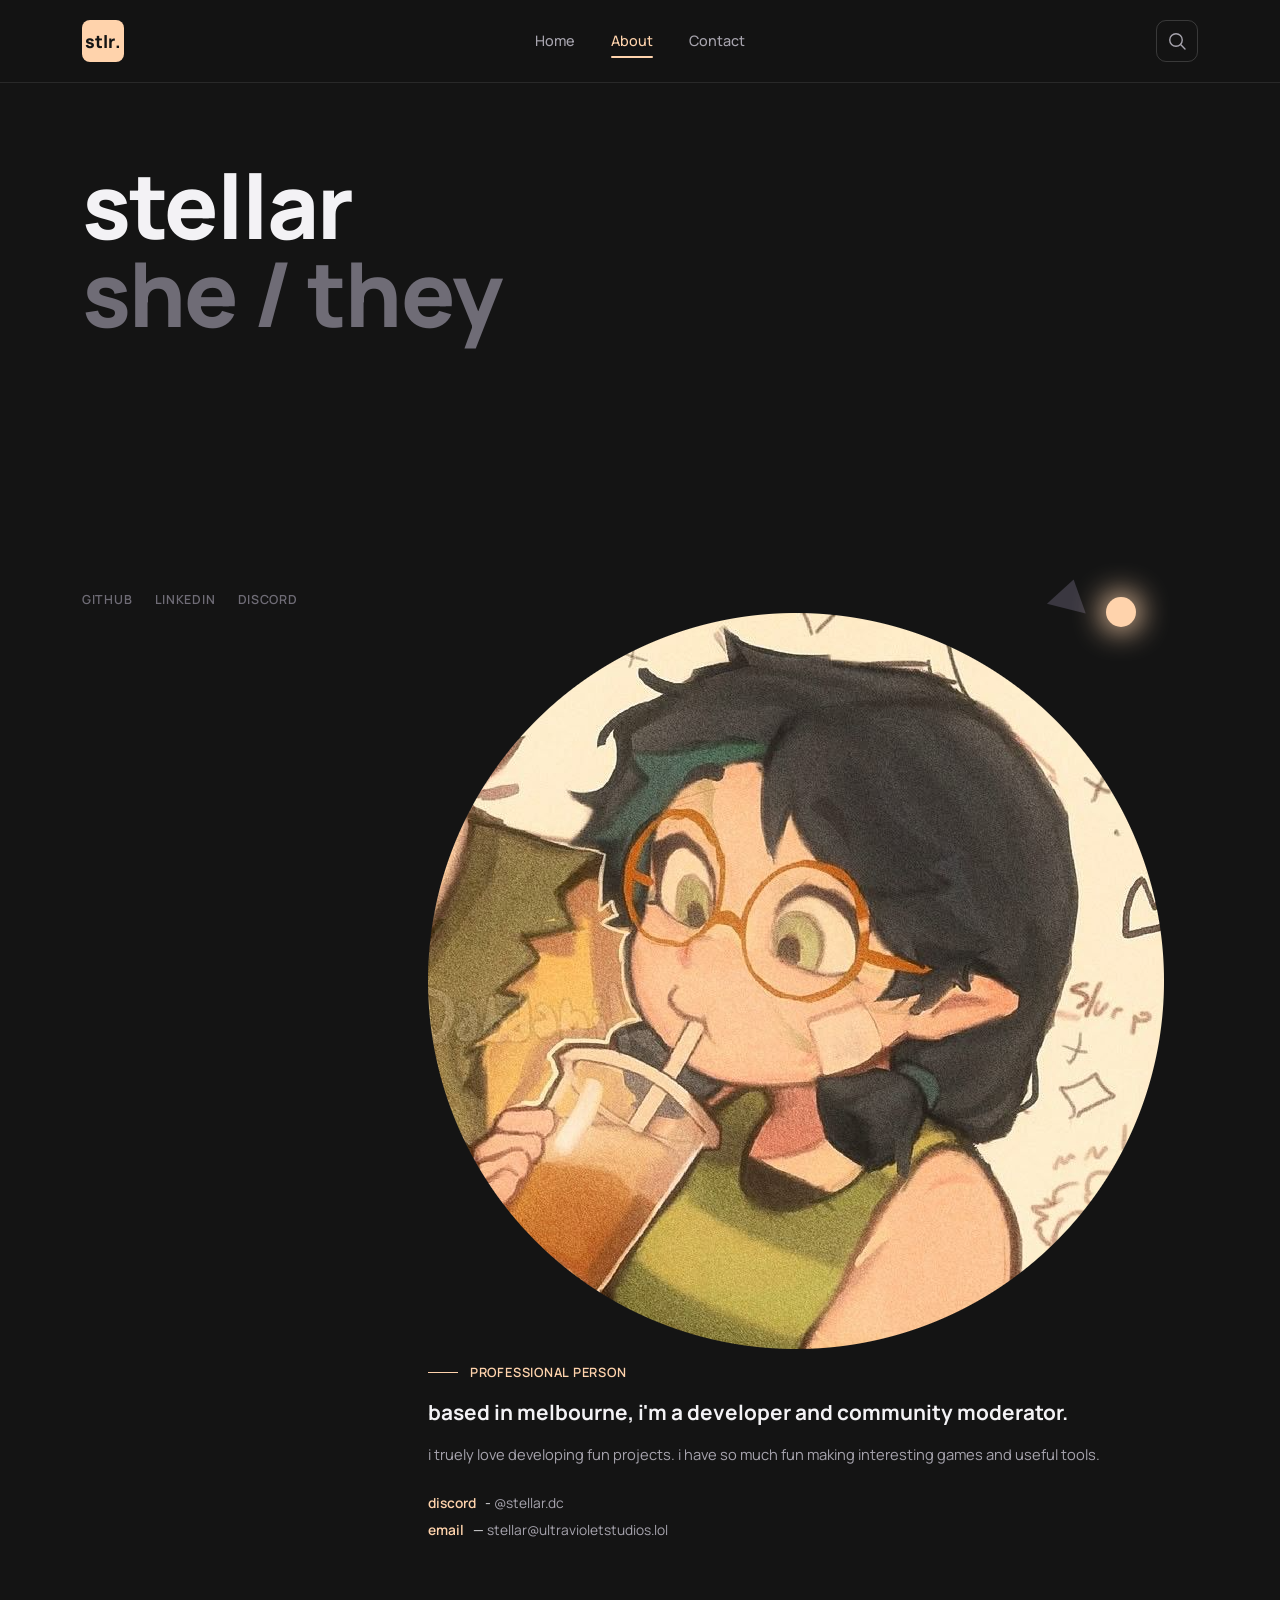
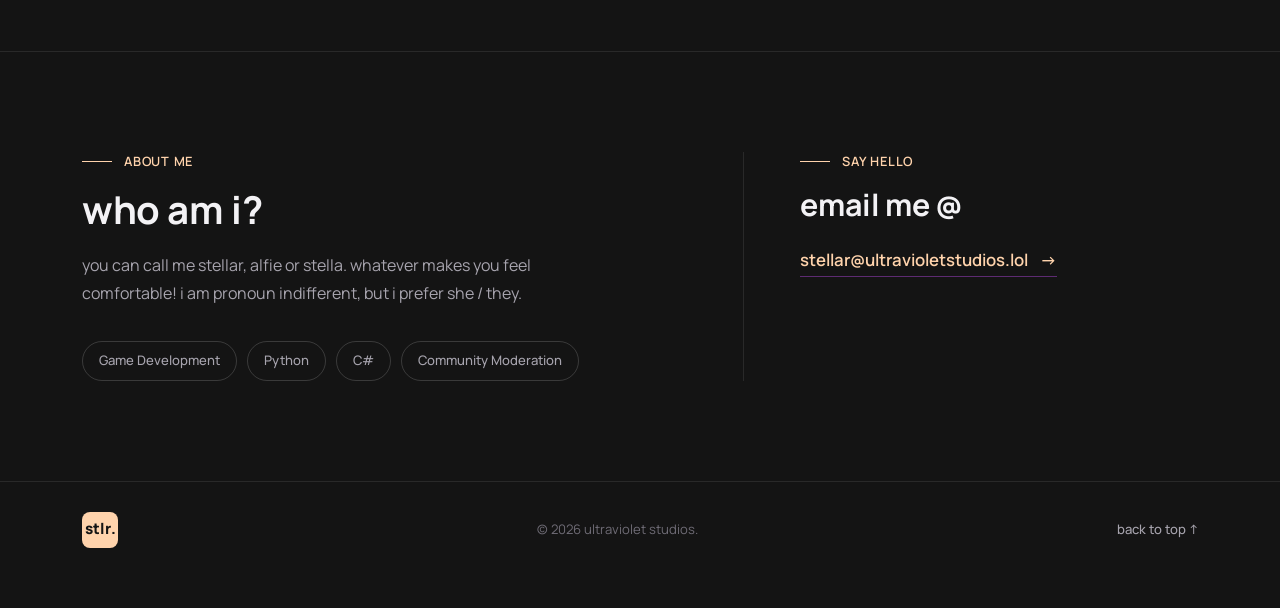
<file: index.html>
<!DOCTYPE html>
<html lang="en">
<head>
<meta charset="UTF-8">
<meta name="viewport" content="width=device-width, initial-scale=1.0">
<title>stellar</title>
<meta name="description" content="portfolio of stellar — game development, python, c#, and community moderation.">

<link rel="preconnect" href="https://fonts.googleapis.com">
<link rel="preconnect" href="https://fonts.gstatic.com" crossorigin>
<link href="https://fonts.googleapis.com/css2?family=Manrope:wght@400;500;600;700;800&display=swap" rel="stylesheet">

<link rel="stylesheet" href="styles.css">
</head>
<body>

<!-- ============ NAV ============ -->
<header class="site-header">
  <div class="wrap header-inner">
    <a href="#top" class="logo">stlr<span class="logo-dot">.</span></a>

    <nav class="main-nav" id="mainNav">
      <a href="#top" class="nav-link is-active">Home</a>
      <a href="#about" class="nav-link">About</a>
      <a href="#contact" class="nav-link">Contact</a>
    </nav>

    <div class="header-actions">
      <button class="icon-btn" aria-label="Search">
        <svg width="18" height="18" viewBox="0 0 18 18" fill="none"><circle cx="8" cy="8" r="6.25" stroke="currentColor" stroke-width="1.4"/><line x1="12.6" y1="12.6" x2="17" y2="17" stroke="currentColor" stroke-width="1.4" stroke-linecap="round"/></svg>
      </button>
      <button class="icon-btn icon-btn-accent" id="menuToggle" aria-label="Toggle menu" aria-expanded="false">
        <span class="menu-bars"><span></span><span></span></span>
      </button>
    </div>
  </div>
</header>

<main id="top">

  <!-- ============ HERO ============ -->
  <section class="hero">
    <div class="wrap hero-inner">

      <div class="hero-copy" data-reveal>
        <h1 class="hero-title">
          <span class="hero-title-line">stellar</span>
          <span class="hero-title-line">she / they</span>
        </h1>

        <div class="social-row">
          <a href="https://github.com/steiiaa">github</a>
          <a href="https://linkedin.com/in/alfiewmelb">linkedin</a>
          <a href="https://discord.com/users/1452614031910244471/">discord</a>
        </div>
      </div>

      <div class="hero-visual">
        <div class="hero-shapes" aria-hidden="true">
          <span class="shape shape-tri"></span>
          <span class="shape shape-dot"></span>
        </div>

        <div class="photo-frame" data-reveal>
  <img src="assets/willowcircle.png" alt="willow park :3">
</div>
        
      <div class="hero-info" data-reveal>
        <p class="eyebrow"><span class="eyebrow-rule"></span>professional person</p>
        <h2 class="hero-info-title">
          based in melbourne, i'm a developer and community moderator.
        </h2>
        <p class="hero-info-text">
          i truely love developing fun projects. i have so much fun making interesting games and useful tools.
        </p>
        <div class="hero-contact">
          <p><span>discord</span> - <a href="https://discord.com/users/1452614031910244471/">@stellar.dc</a></p>
          <p><span>email</span> — <a href="mailto:stellar@ultravioletstudios.lol">stellar@ultravioletstudios.lol</a></p>
        </div>
      </div>

    </div>
  </section>

  <!-- ============ ABOUT ============ -->
  <section class="section about" id="about">
    <div class="wrap about-grid">

      <div class="about-left" data-reveal>
        <p class="eyebrow"><span class="eyebrow-rule"></span>About Me</p>
        <h2 class="section-title">
          who am i?
        </h2>
        <p class="section-text">
          you can call me stellar, alfie or stella. whatever makes you feel comfortable! i am pronoun indifferent, but i prefer she / they.
        </p>

        <div class="skills-row">
          <span class="skill-tag">Game Development</span>
          <span class="skill-tag">Python</span>
          <span class="skill-tag">C#</span>
          <span class="skill-tag">Community Moderation</span>
        </div>
      </div>

      <div class="about-right" data-reveal>
        <p class="eyebrow"><span class="eyebrow-rule"></span>Say Hello</p>
        <h2 class="section-title small">email me @<br> </h2>
        <a class="big-link" href="mailto:stellar@ultravioletstudios.lol" id="contact">
          stellar@ultravioletstudios.lol
          <span class="big-link-arrow" aria-hidden="true">→</span>
        </a>
      </div>

    </div>
  </section>

</main>

<!-- ============ FOOTER ============ -->
<footer class="site-footer">
  <div class="wrap footer-inner">
    <a href="#top" class="logo logo-small">stlr<span class="logo-dot">.</span></a>
    <p class="footer-note">&copy; <span id="year"></span> ultraviolet studios.</p>
    <a href="#top" class="back-to-top">back to top ↑</a>
  </div>
</footer>

<script src="script.js"></script>
</body>
</html>
</file>
<file: styles.css>
/* ==========================================================================
   Design tokens
   ========================================================================== */
:root{
  --bg:            #141414;
  --bg-panel:      #1c1c1c;
  --line:          rgba(255,255,255,0.09);
  --line-strong:   rgba(255,255,255,0.16);

  --accent:        #ffd3ac;
  --accent-dim:    rgba(203,79,255,0.16);
  --accent-soft:   #e7bbff;

  --ink:           #f3f2f5;
  --ink-muted:     #a7a4ae;
  --ink-faint:     #6f6c76;

  --font-display:  "Manrope", "Segoe UI", Helvetica, Arial, sans-serif;
  --font-body:     "Manrope", "Segoe UI", Helvetica, Arial, sans-serif;

  --wrap: 1180px;
  --pad: 32px;
  --radius: 12px;
}

/* ==========================================================================
   Reset
   ========================================================================== */
*, *::before, *::after{ box-sizing: border-box; }
html{ scroll-behavior: smooth; }
@media (prefers-reduced-motion: reduce){
  html{ scroll-behavior: auto; }
  *, *::before, *::after{ animation-duration: 0.001ms !important; animation-iteration-count: 1 !important; transition-duration: 0.001ms !important; }
}

body{
  margin: 0;
  background: var(--bg);
  color: var(--ink);
  font-family: var(--font-body);
  font-size: 16px;
  line-height: 1.5;
  -webkit-font-smoothing: antialiased;
  overflow-x: hidden;
}

img, svg{ display: block; max-width: 100%; }
a{ color: inherit; text-decoration: none; }
ul, ol{ margin: 0; padding: 0; list-style: none; }
h1, h2, p{ margin: 0; }
button{ font: inherit; color: inherit; background: none; border: none; cursor: pointer; }

.wrap{
  max-width: var(--wrap);
  margin: 0 auto;
  padding: 0 var(--pad);
}

/* ==========================================================================
   Reveal-on-scroll
   ========================================================================== */
[data-reveal]{
  opacity: 0;
  transform: translateY(16px);
  transition: opacity 0.6s ease, transform 0.6s ease;
}
[data-reveal].is-visible{ opacity: 1; transform: translateY(0); }
@media (prefers-reduced-motion: reduce){
  [data-reveal]{ opacity: 1; transform: none; }
}

/* ==========================================================================
   Header
   ========================================================================== */
.site-header{
  position: sticky;
  top: 0;
  z-index: 100;
  background: rgba(20,20,20,0.82);
  backdrop-filter: blur(10px);
  border-bottom: 1px solid var(--line);
}
.header-inner{
  display: flex;
  align-items: center;
  justify-content: space-between;
  height: 82px;
}

.logo{
  display: inline-flex;
  align-items: center;
  justify-content: center;
  width: 42px; height: 42px;
  background: var(--accent);
  color: #141414;
  font-family: var(--font-display);
  font-weight: 800;
  font-size: 1.1rem;
  border-radius: 8px;
}
.logo-dot{ color: #141414; }
.logo-small{ width: 36px; height: 36px; font-size: 0.95rem; }

.main-nav{ display: flex; gap: 36px; }
.nav-link{
  font-size: 0.9rem;
  font-weight: 500;
  color: var(--ink-muted);
  position: relative;
  padding: 6px 0;
  transition: color 0.2s ease;
}
.nav-link:hover{ color: var(--ink); }
.nav-link.is-active{ color: var(--accent); }
.nav-link.is-active::after{
  content: "";
  position: absolute;
  left: 0; right: 0; bottom: 0;
  height: 2px;
  background: var(--accent);
  border-radius: 2px;
}

.header-actions{ display: flex; align-items: center; gap: 12px; }
.icon-btn{
  width: 42px; height: 42px;
  display: flex;
  align-items: center;
  justify-content: center;
  border: 1px solid var(--line-strong);
  border-radius: 10px;
  color: var(--ink-muted);
}
.icon-btn-accent{
  background: var(--accent);
  border-color: var(--accent);
  color: #141414;
  display: none;
}
.menu-bars{ display: flex; flex-direction: column; gap: 4px; width: 16px; }
.menu-bars span{ height: 2px; background: currentColor; border-radius: 2px; transition: transform 0.25s ease, opacity 0.25s ease; }
.main-nav.is-open ~ .header-actions .menu-bars span:nth-child(1){ transform: translateY(3px) rotate(45deg); }
.main-nav.is-open ~ .header-actions .menu-bars span:nth-child(2){ transform: translateY(-3px) rotate(-45deg); }

/* ==========================================================================
   Eyebrow / shared furniture
   ========================================================================== */
.eyebrow{
  display: flex;
  align-items: center;
  gap: 12px;
  font-size: 0.8rem;
  font-weight: 600;
  letter-spacing: 0.06em;
  text-transform: uppercase;
  color: var(--accent);
  margin-bottom: 16px;
}
.eyebrow-rule{ width: 30px; height: 1px; background: var(--accent); display: inline-block; }

.section-title{
  font-family: var(--font-display);
  font-weight: 700;
  font-size: clamp(1.8rem, 3.2vw, 2.4rem);
  line-height: 1.2;
  letter-spacing: -0.01em;
}
.section-title.small{ font-size: clamp(1.5rem, 2.4vw, 1.9rem); }

.section-text{
  margin-top: 18px;
  max-width: 46ch;
  color: var(--ink-muted);
  font-size: 1rem;
  line-height: 1.75;
}

.section{ padding: 100px 0; }

/* ==========================================================================
   Hero
   ========================================================================== */
.hero{ padding: 70px 0 110px; position: relative; }

.hero-inner{
  display: grid;
  grid-template-columns: 1.1fr 1fr 1fr;
  align-items: start;
  gap: 0 24px;
  position: relative;
}

.hero-copy{
  grid-column: 1 / 3;
  display: flex;
  flex-direction: column;
  min-height: 460px;
  z-index: 1;
  padding-top: 8px;
}

.hero-title{
  font-family: var(--font-display);
  font-weight: 800;
  font-size: clamp(3rem, 7.4vw, 5.6rem);
  line-height: 0.98;
  letter-spacing: -0.02em;
}
.hero-title-line{ display: block; }
.hero-title-line:last-child{ color: var(--ink-faint); }

.social-row{
  margin-top: auto;
  display: flex;
  gap: 22px;
  padding-top: 40px;
}
.social-row a{
  font-size: 0.78rem;
  font-weight: 600;
  letter-spacing: 0.06em;
  text-transform: uppercase;
  color: var(--ink-faint);
  border-bottom: 1px solid transparent;
  padding-bottom: 2px;
  transition: color 0.2s ease, border-color 0.2s ease;
}
.social-row a:hover{ color: var(--accent); border-color: var(--accent); }

/* -- photo placeholder, overlapping the headline like the reference -- */
.hero-visual{
  grid-column: 2 / 4;
  position: relative;
  margin-left: -8%;
  z-index: 2;
}

.hero-shapes{ position: absolute; top: -34px; right: 8%; z-index: 3; }
.shape{ position: absolute; }
.shape-tri{
  top: 0; right: 46px;
  width: 0; height: 0;
  border-left: 20px solid transparent;
  border-right: 20px solid transparent;
  border-bottom: 30px solid #3a3740;
  transform: rotate(14deg);
}
.shape-dot{
  top: 18px; right: 0;
  width: 30px; height: 30px;
  border-radius: 50%;
  background: var(--accent);
  box-shadow: 0 0 30px 4px rgba(255, 211, 172);
}

.photo-placeholder{
  position: relative;
  width: min(100%, 420px);
  aspect-ratio: 4 / 5;
  margin: 0 auto;
  border: 1.5px dashed var(--line-strong);
  border-radius: var(--radius);
  background: var(--bg-panel);
  display: flex;
  flex-direction: column;
  align-items: center;
  justify-content: center;
  gap: 10px;
  text-align: center;
  padding: 24px;
}
.photo-placeholder-icon{ width: 44px; height: 44px; color: var(--ink-faint); margin-bottom: 4px; }
.photo-placeholder p{ font-weight: 600; color: var(--ink-muted); font-size: 0.95rem; }
.photo-placeholder-dim{ font-size: 0.76rem; color: var(--ink-faint); }

.hero-info{
  grid-column: 3 / 4;
  padding-top: 14px;
}
.hero-info-title{
  font-family: var(--font-display);
  font-weight: 700;
  font-size: 1.3rem;
  line-height: 1.35;
}
.hero-info-text{
  margin-top: 16px;
  color: var(--ink-muted);
  font-size: 0.92rem;
  line-height: 1.7;
}
.hero-contact{
  margin-top: 26px;
  display: flex;
  flex-direction: column;
  gap: 6px;
  font-size: 0.86rem;
}
.hero-contact span{ color: var(--accent); margin-right: 6px; font-weight: 600; }
.hero-contact a{ color: var(--ink-muted); transition: color 0.2s ease; }
.hero-contact a:hover{ color: var(--ink); }

/* ==========================================================================
   About
   ========================================================================== */
.about{
  border-top: 1px solid var(--line);
}
.about-grid{
  display: grid;
  grid-template-columns: 1.3fr 1fr;
  gap: 70px;
}
.about-right{
  border-left: 1px solid var(--line);
  padding-left: 56px;
}

.skills-row{
  margin-top: 34px;
  display: flex;
  flex-wrap: wrap;
  gap: 10px;
}
.skill-tag{
  padding: 9px 16px;
  border: 1px solid var(--line-strong);
  border-radius: 999px;
  font-size: 0.82rem;
  font-weight: 500;
  color: var(--ink-muted);
  transition: border-color 0.2s ease, color 0.2s ease;
}
.skill-tag:hover{ border-color: var(--accent); color: var(--ink); }

.big-link{
  display: inline-flex;
  align-items: center;
  gap: 12px;
  margin-top: 24px;
  font-size: 1.05rem;
  font-weight: 600;
  color: var(--accent);
  border-bottom: 1px solid rgba(203,79,255,0.4);
  padding-bottom: 4px;
  transition: gap 0.25s ease, color 0.25s ease;
}
.big-link:hover{ gap: 18px; color: var(--accent-soft); }

/* ==========================================================================
   Footer
   ========================================================================== */
.site-footer{
  border-top: 1px solid var(--line);
  padding: 30px 0 60px;
}
.footer-inner{
  display: flex;
  align-items: center;
  justify-content: space-between;
  flex-wrap: wrap;
  gap: 16px;
}
.footer-note{ font-size: 0.82rem; color: var(--ink-faint); }
.back-to-top{
  font-size: 0.82rem;
  font-weight: 500;
  color: var(--ink-muted);
  transition: color 0.2s ease;
}
.back-to-top:hover{ color: var(--accent); }

/* ==========================================================================
   Responsive
   ========================================================================== */
@media (max-width: 980px){
  .hero-inner{ grid-template-columns: 1fr; gap: 40px; }
  .hero-copy{ grid-column: 1; min-height: 0; }
  .social-row{ padding-top: 26px; }
  .hero-visual{ grid-column: 1; margin-left: 0; }
  .hero-info{ grid-column: 1; }
  .about-grid{ grid-template-columns: 1fr; gap: 50px; }
  .about-right{ border-left: none; padding-left: 0; border-top: 1px solid var(--line); padding-top: 40px; }
}

@media (max-width: 640px){
  :root{ --pad: 20px; }
  .main-nav{
    position: fixed;
    top: 82px; left: 0; right: 0;
    background: var(--bg);
    border-bottom: 1px solid var(--line);
    flex-direction: column;
    gap: 0;
    max-height: 0;
    overflow: hidden;
    transition: max-height 0.3s ease;
  }
  .main-nav.is-open{ max-height: 300px; }
  .main-nav a{ padding: 16px var(--pad); border-bottom: 1px solid var(--line); }
  .icon-btn-accent{ display: flex; }
  .section{ padding: 70px 0; }
}
</file>
